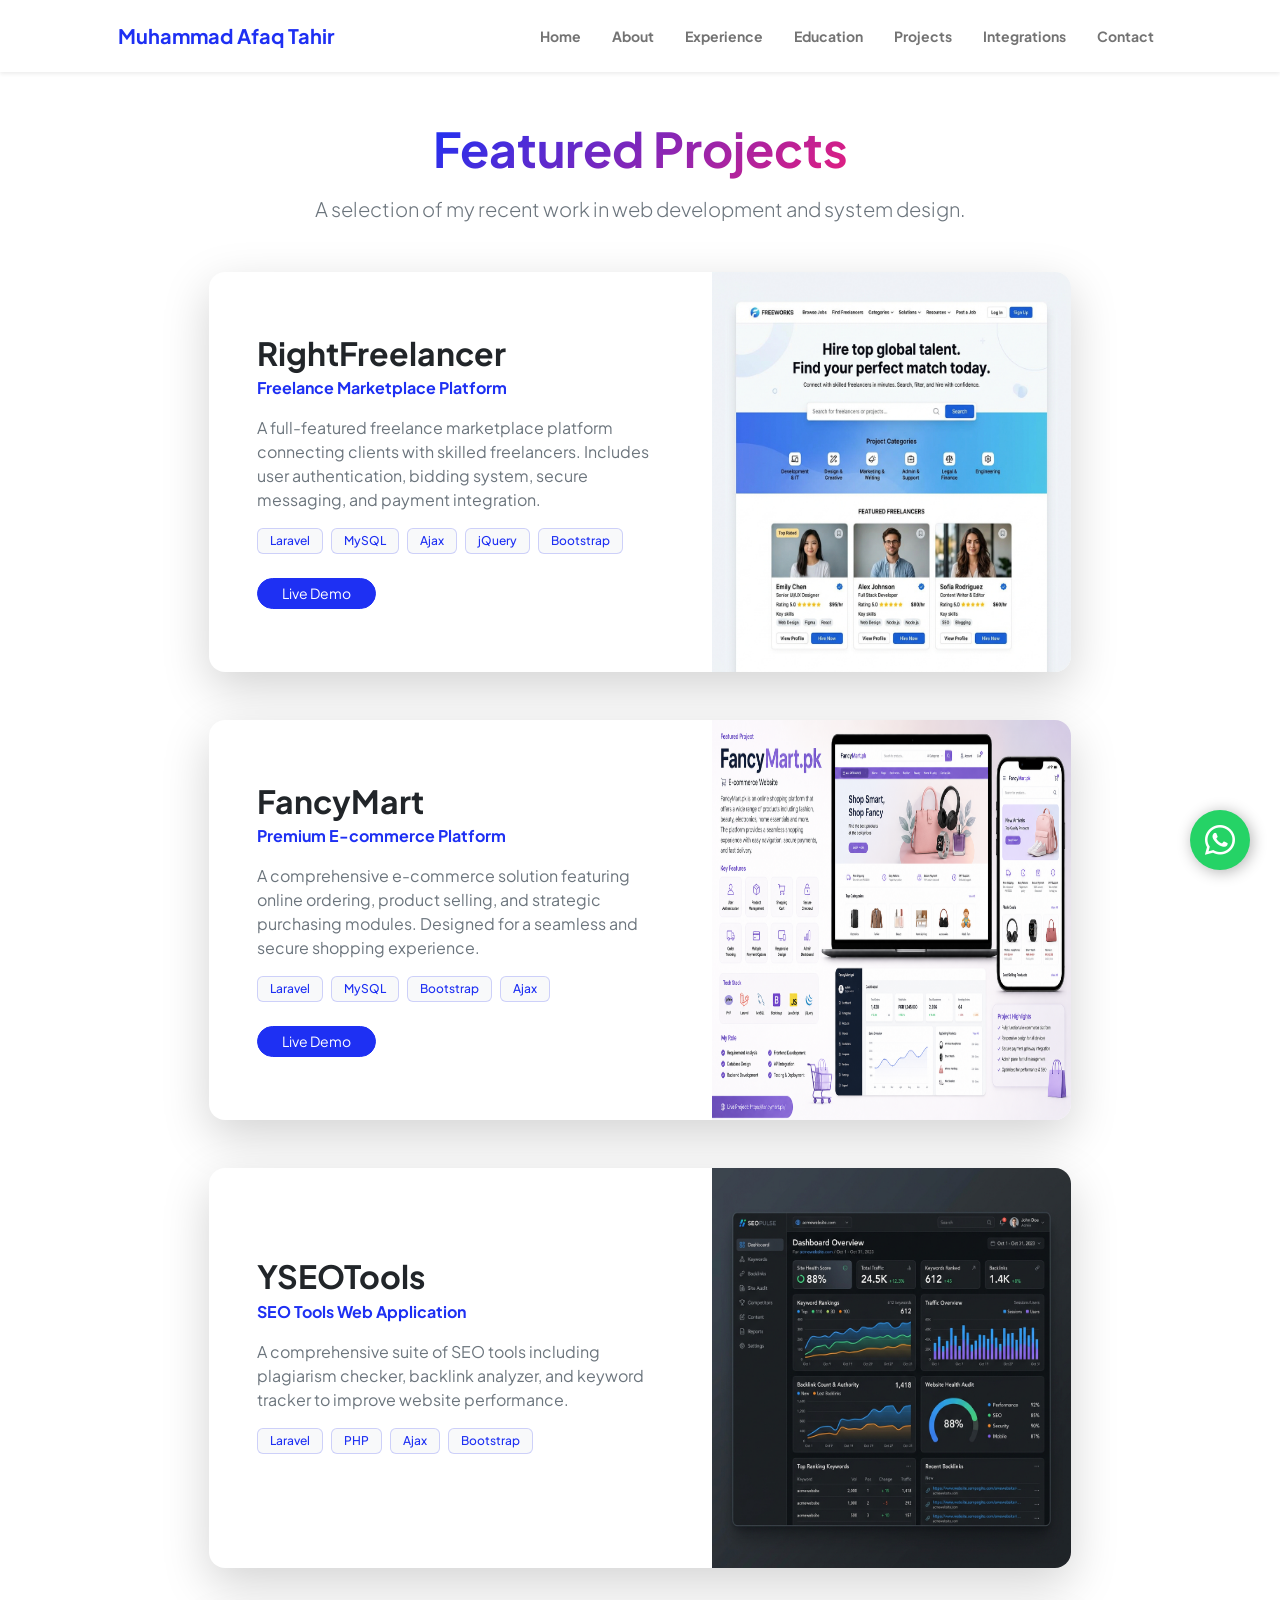
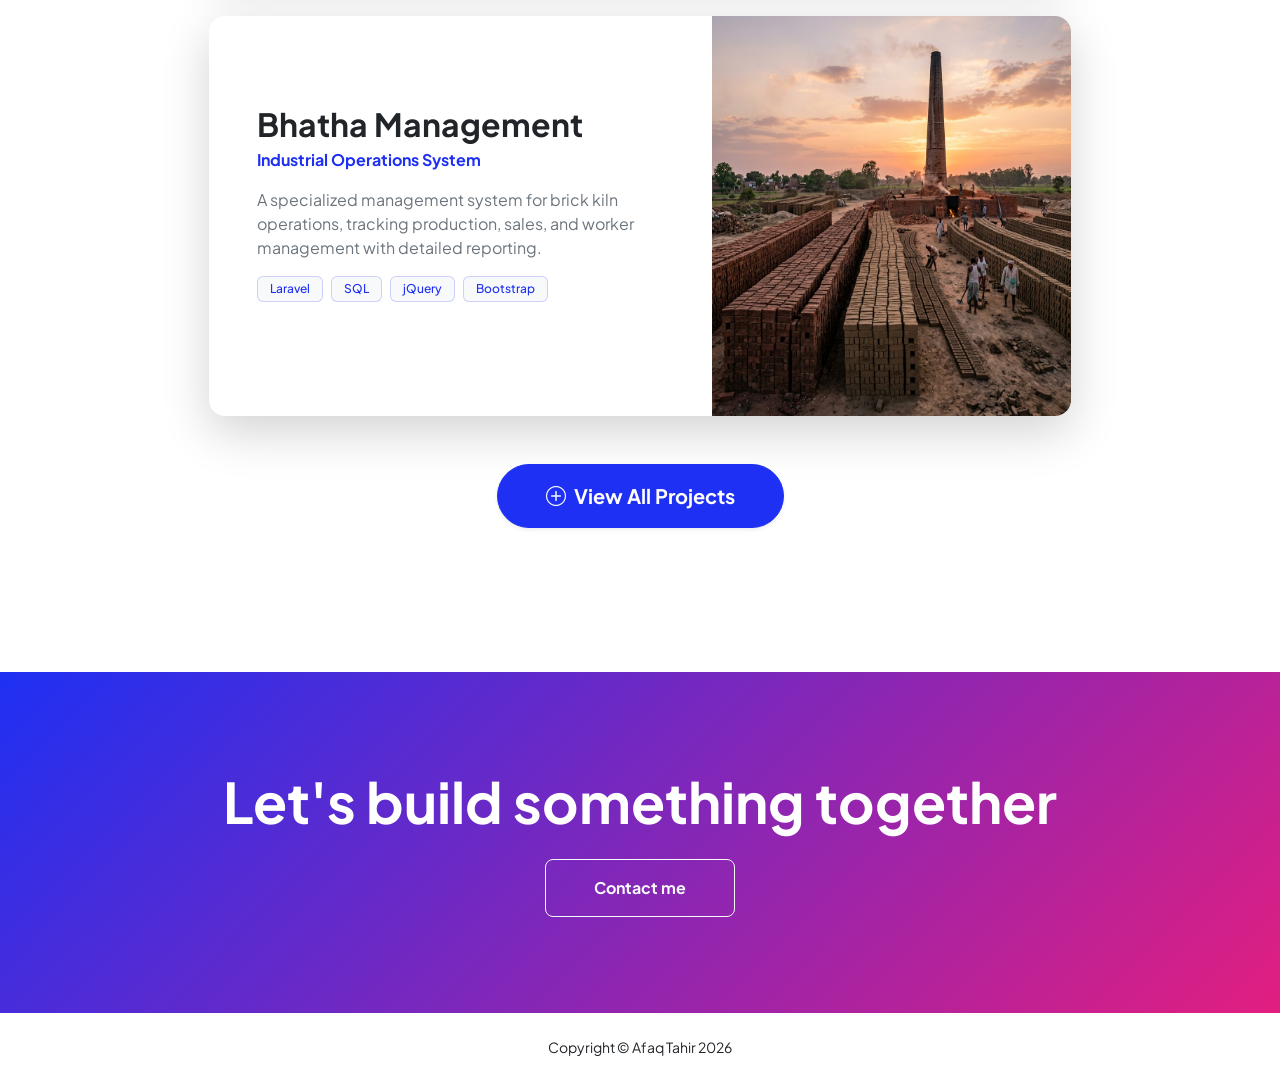
<file: projects.html>
<!DOCTYPE html>
<html lang="en">

<head>
    <meta charset="utf-8" />
    <meta name="viewport" content="width=device-width, initial-scale=1, shrink-to-fit=no" />
    <meta name="description" content="Muhammad Afaq Tahir - Featured Projects | Laravel Web Developer" />
    <meta name="keywords" content="Laravel Projects, PHP Projects, Portfolio, Afaq Tahir" />
    <meta name="author" content="Muhammad Afaq Tahir" />
    <title>Projects | Muhammad Afaq Tahir</title>

    <link rel="icon" type="image/x-icon" href="assets/favicon.ico" />
    <link rel="preconnect" href="https://fonts.googleapis.com" />
    <link rel="preconnect" href="https://fonts.gstatic.com" crossorigin />
    <link href="https://fonts.googleapis.com/css2?family=Plus+Jakarta+Sans:wght@100;200;300;400;500;600;700;800;900&display=swap" rel="stylesheet" />
    <link href="https://cdn.jsdelivr.net/npm/bootstrap-icons@1.8.1/font/bootstrap-icons.css" rel="stylesheet" />
    <link href="css/styles.css" rel="stylesheet" />
    <script src="js/layout.js" defer></script>

    <style>
        .navbar-nav .nav-link {
            transition: color 0.3s ease, border-color 0.3s ease;
            padding-bottom: 5px;
            margin-left: 15px;
            border-bottom: 2px solid transparent;
        }
        .navbar-nav .nav-link:hover { color: #1e30f3 !important; }

        .project-card { transition: transform 0.3s ease; }
        .project-card:hover { transform: scale(1.02); }

        .project-img-container {
            height: 400px;
            overflow: hidden;
        }

        .border-primary-soft { border-color: rgba(30, 48, 243, 0.2) !important; }

        .badge {
            font-weight: 500;
            padding: 0.5em 1em;
        }

        .whatsapp-float {
            position: fixed;
            bottom: 30px;
            right: 30px;
            background-color: #25d366;
            color: white;
            border-radius: 50%;
            width: 60px;
            height: 60px;
            display: flex;
            align-items: center;
            justify-content: center;
            font-size: 30px;
            box-shadow: 2px 2px 15px rgba(0, 0, 0, 0.3);
            z-index: 1000;
            transition: transform 0.3s ease, background-color 0.3s ease;
            text-decoration: none;
        }
        .whatsapp-float:hover {
            transform: scale(1.1);
            background-color: #128c7e;
            color: white;
        }
        .back-to-top {
            position: fixed;
            bottom: 100px;
            right: 30px;
            background-color: #1e30f3;
            color: white;
            border: none;
            border-radius: 50%;
            width: 50px;
            height: 50px;
            display: none;
            align-items: center;
            justify-content: center;
            font-size: 20px;
            box-shadow: 2px 2px 15px rgba(0, 0, 0, 0.3);
            z-index: 1000;
            cursor: pointer;
            transition: opacity 0.3s, visibility 0.3s, transform 0.3s;
        }
        .back-to-top.show { display: flex; }
        .back-to-top:hover {
            transform: scale(1.1);
            background-color: #e21e80;
        }
    </style>
</head>

<body class="d-flex flex-column h-100">
    <main class="flex-shrink-0">

        <!-- Navbar Header (Loaded dynamically) -->
        <div data-layout="header"></div>

        <!-- Projects Section -->
        <section class="py-5 reveal">
            <div class="container px-5 mb-5">
                <div class="text-center mb-5">
                    <h1 class="display-5 fw-bolder mb-0"><span class="text-gradient d-inline">Featured Projects</span></h1>
                    <p class="lead text-muted mt-3">A selection of my recent work in web development and system design.</p>
                </div>
                <div class="row gx-5 justify-content-center">
                    <div class="col-lg-11 col-xl-10">

                        <!-- Project 1: RightFreelancer -->
                        <div class="card overflow-hidden shadow-lg rounded-4 border-0 mb-5 project-card reveal">
                            <div class="card-body p-0">
                                <div class="row g-0 align-items-center">
                                    <div class="col-md-7 p-5">
                                        <h2 class="fw-bolder mb-1">RightFreelancer</h2>
                                        <div class="text-primary fw-bold mb-3">Freelance Marketplace Platform</div>
                                        <p class="text-muted">A full-featured freelance marketplace platform connecting clients with skilled freelancers. Includes user authentication, bidding system, secure messaging, and payment integration.</p>
                                        <div class="d-flex flex-wrap gap-2 mb-4">
                                            <span class="badge bg-light text-primary border border-primary-soft">Laravel</span>
                                            <span class="badge bg-light text-primary border border-primary-soft">MySQL</span>
                                            <span class="badge bg-light text-primary border border-primary-soft">Ajax</span>
                                            <span class="badge bg-light text-primary border border-primary-soft">jQuery</span>
                                            <span class="badge bg-light text-primary border border-primary-soft">Bootstrap</span>
                                        </div>
                                        <div class="d-flex gap-3">
                                            <a href="https://rightfreelancer.com/" target="_blank" class="btn btn-primary btn-sm px-4 rounded-pill">Live Demo</a>
                                        </div>
                                    </div>
                                    <div class="col-md-5">
                                        <div class="project-img-container">
                                            <img class="img-fluid h-100 w-100 object-fit-cover" src="assets/projects/rightfreelancer.png" alt="RightFreelancer" />
                                        </div>
                                    </div>
                                </div>
                            </div>
                        </div>

                        <!-- Project 2: FancyMart -->
                        <div class="card overflow-hidden shadow-lg rounded-4 border-0 mb-5 project-card reveal">
                            <div class="card-body p-0">
                                <div class="row g-0 align-items-center">
                                    <div class="col-md-7 p-5">
                                        <h2 class="fw-bolder mb-1">FancyMart</h2>
                                        <div class="text-primary fw-bold mb-3">Premium E-commerce Platform</div>
                                        <p class="text-muted">A comprehensive e-commerce solution featuring online ordering, product selling, and strategic purchasing modules. Designed for a seamless and secure shopping experience.</p>
                                        <div class="d-flex flex-wrap gap-2 mb-4">
                                            <span class="badge bg-light text-primary border border-primary-soft">Laravel</span>
                                            <span class="badge bg-light text-primary border border-primary-soft">MySQL</span>
                                            <span class="badge bg-light text-primary border border-primary-soft">Bootstrap</span>
                                            <span class="badge bg-light text-primary border border-primary-soft">Ajax</span>
                                        </div>
                                        <div class="d-flex gap-3">
                                            <a href="https://fancymart.pk/" target="_blank" class="btn btn-primary btn-sm px-4 rounded-pill">Live Demo</a>
                                        </div>
                                    </div>
                                    <div class="col-md-5">
                                        <div class="project-img-container">
                                            <img class="img-fluid h-100 w-100 object-fit-cover" src="assets/projects/fancymart.png" alt="FancyMart" />
                                        </div>
                                    </div>
                                </div>
                            </div>
                        </div>

                        <!-- Project 3: YSEOTools -->
                        <div class="card overflow-hidden shadow-lg rounded-4 border-0 mb-5 project-card reveal">
                            <div class="card-body p-0">
                                <div class="row g-0 align-items-center">
                                    <div class="col-md-7 p-5">
                                        <h2 class="fw-bolder mb-1">YSEOTools</h2>
                                        <div class="text-primary fw-bold mb-3">SEO Tools Web Application</div>
                                        <p class="text-muted">A comprehensive suite of SEO tools including plagiarism checker, backlink analyzer, and keyword tracker to improve website performance.</p>
                                        <div class="d-flex flex-wrap gap-2 mb-4">
                                            <span class="badge bg-light text-primary border border-primary-soft">Laravel</span>
                                            <span class="badge bg-light text-primary border border-primary-soft">PHP</span>
                                            <span class="badge bg-light text-primary border border-primary-soft">Ajax</span>
                                            <span class="badge bg-light text-primary border border-primary-soft">Bootstrap</span>
                                        </div>
                                    </div>
                                    <div class="col-md-5">
                                        <div class="project-img-container">
                                            <img class="img-fluid h-100 w-100 object-fit-cover" src="assets/projects/yseotools.png" alt="YSEOTools" />
                                        </div>
                                    </div>
                                </div>
                            </div>
                        </div>

                        <!-- Project 4: Bhatha Management -->
                        <div class="card overflow-hidden shadow-lg rounded-4 border-0 mb-5 project-card reveal">
                            <div class="card-body p-0">
                                <div class="row g-0 align-items-center">
                                    <div class="col-md-7 p-5">
                                        <h2 class="fw-bolder mb-1">Bhatha Management</h2>
                                        <div class="text-primary fw-bold mb-3">Industrial Operations System</div>
                                        <p class="text-muted">A specialized management system for brick kiln operations, tracking production, sales, and worker management with detailed reporting.</p>
                                        <div class="d-flex flex-wrap gap-2 mb-4">
                                            <span class="badge bg-light text-primary border border-primary-soft">Laravel</span>
                                            <span class="badge bg-light text-primary border border-primary-soft">SQL</span>
                                            <span class="badge bg-light text-primary border border-primary-soft">jQuery</span>
                                            <span class="badge bg-light text-primary border border-primary-soft">Bootstrap</span>
                                        </div>
                                    </div>
                                    <div class="col-md-5">
                                        <div class="project-img-container">
                                            <img class="img-fluid h-100 w-100 object-fit-cover" src="assets/projects/bhatha.png" alt="Bhatha Management" />
                                        </div>
                                    </div>
                                </div>
                            </div>
                        </div>

                        <!-- Project 5: Tarteel e Quran -->
                        <div class="card overflow-hidden shadow-lg rounded-4 border-0 mb-5 project-card reveal extra-project d-none">
                            <div class="card-body p-0">
                                <div class="row g-0 align-items-center">
                                    <div class="col-md-7 p-5">
                                        <h2 class="fw-bolder mb-1">Tarteel e Quran</h2>
                                        <div class="text-primary fw-bold mb-3">Online School Management</div>
                                        <p class="text-muted">A management platform for online academic schools, handling student enrollments, teacher assignments, and automated invoicing.</p>
                                        <div class="d-flex flex-wrap gap-2 mb-4">
                                            <span class="badge bg-light text-primary border border-primary-soft">Laravel</span>
                                            <span class="badge bg-light text-primary border border-primary-soft">MySQL</span>
                                            <span class="badge bg-light text-primary border border-primary-soft">Ajax</span>
                                            <span class="badge bg-light text-primary border border-primary-soft">Bootstrap</span>
                                        </div>
                                    </div>
                                    <div class="col-md-5">
                                        <div class="project-img-container">
                                            <img class="img-fluid h-100 w-100 object-fit-cover" src="assets/projects/tarteel.png" alt="Tarteel e Quran" />
                                        </div>
                                    </div>
                                </div>
                            </div>
                        </div>

                        <!-- Project 6: Digital CRM -->
                        <div class="card overflow-hidden shadow-lg rounded-4 border-0 mb-5 project-card reveal extra-project d-none">
                            <div class="card-body p-0">
                                <div class="row g-0 align-items-center">
                                    <div class="col-md-7 p-5">
                                        <h2 class="fw-bolder mb-1">Digital CRM</h2>
                                        <div class="text-primary fw-bold mb-3">Customer Relationship Management</div>
                                        <p class="text-muted">A comprehensive CRM system designed to manage leads, customer interactions, and business workflows efficiently. It streamlines sales processes and enhances customer relationship management with real-time data and analytics.</p>
                                        <div class="d-flex flex-wrap gap-2 mb-4">
                                            <span class="badge bg-light text-primary border border-primary-soft">Laravel</span>
                                            <span class="badge bg-light text-primary border border-primary-soft">MySQL</span>
                                            <span class="badge bg-light text-primary border border-primary-soft">jQuery</span>
                                            <span class="badge bg-light text-primary border border-primary-soft">Bootstrap</span>
                                        </div>
                                        <div class="d-flex gap-3">
                                            <a href="https://crm.fais.digital/" target="_blank" class="btn btn-primary btn-sm px-4 rounded-pill">Live Demo</a>
                                        </div>
                                    </div>
                                    <div class="col-md-5">
                                        <div class="project-img-container">
                                            <img class="img-fluid h-100 w-100 object-fit-cover" src="assets/projects/crm.png" alt="Digital CRM" />
                                        </div>
                                    </div>
                                </div>
                            </div>
                        </div>

                        <!-- View More Projects Button -->
                        <div class="text-center mt-4 mb-5 reveal" id="show-more-container">
                            <button id="show-more-btn" class="btn btn-primary btn-lg px-5 py-3 rounded-pill fw-bolder shadow-sm" style="transition: all 0.3s ease;">
                                <i class="bi bi-plus-circle me-2"></i>View All Projects
                            </button>
                        </div>

                    </div>
                </div>
            </div>
        </section>

        <!-- Call to Action -->
        <section class="py-5 bg-gradient-primary-to-secondary text-white">
            <div class="container px-5 my-5">
                <div class="text-center">
                    <h2 class="display-4 fw-bolder mb-4">Let's build something together</h2>
                    <a class="btn btn-outline-light btn-lg px-5 py-3 fs-6 fw-bolder" href="contact.html">Contact me</a>
                </div>
            </div>
        </section>

    </main>

    <!-- Footer (Loaded dynamically) -->
    <div data-layout="footer"></div>

    <script src="https://cdn.jsdelivr.net/npm/bootstrap@5.2.3/dist/js/bootstrap.bundle.min.js"></script>
    <script src="js/scripts.js"></script>

    <script>
        function reveal() {
            var reveals = document.querySelectorAll(".reveal");
            for (var i = 0; i < reveals.length; i++) {
                var windowHeight = window.innerHeight;
                var elementTop = reveals[i].getBoundingClientRect().top;
                if (elementTop < windowHeight - 150) reveals[i].classList.add("active");
            }
        }
        window.addEventListener("scroll", reveal);
        reveal();

        const backToTop = document.getElementById('backToTop');
        window.addEventListener('scroll', () => {
            if (window.pageYOffset > 300) backToTop.classList.add('show');
            else backToTop.classList.remove('show');
        });
        backToTop.addEventListener('click', () => window.scrollTo({ top: 0, behavior: 'smooth' }));

        // Show More / Show Less Projects Logic
        document.addEventListener('DOMContentLoaded', () => {
            const showMoreBtn = document.getElementById('show-more-btn');
            const extraProjects = document.querySelectorAll('.extra-project');
            
            if (showMoreBtn && extraProjects.length > 0) {
                showMoreBtn.addEventListener('click', () => {
                    const isExpanded = showMoreBtn.getAttribute('aria-expanded') === 'true';
                    
                    if (isExpanded) {
                        // Collapse
                        extraProjects.forEach(project => {
                            project.classList.add('d-none');
                            project.classList.remove('active'); // reset scroll reveal class
                        });
                        showMoreBtn.setAttribute('aria-expanded', 'false');
                        showMoreBtn.innerHTML = '<i class="bi bi-plus-circle me-2"></i>View All Projects';
                        
                        // Scroll back smoothly to projects section
                        window.scrollTo({ top: 0, behavior: 'smooth' });
                    } else {
                        // Expand
                        extraProjects.forEach(project => {
                            project.classList.remove('d-none');
                            // Trigger intersection observer reveal or active state
                            setTimeout(() => {
                                project.classList.add('active');
                            }, 50);
                        });
                        showMoreBtn.setAttribute('aria-expanded', 'true');
                        showMoreBtn.innerHTML = '<i class="bi bi-dash-circle me-2"></i>Show Less';
                    }
                });
            }
        });
    </script>

    <a href="https://wa.me/923017730687?text=Hello%20Afaq%20Tahir" target="_blank" class="whatsapp-float" title="Chat on WhatsApp">
        <i class="bi bi-whatsapp"></i>
    </a>
    <button id="backToTop" class="back-to-top" title="Back to Top">
        <i class="bi bi-arrow-up"></i>
    </button>

</body>
</html>
</file>
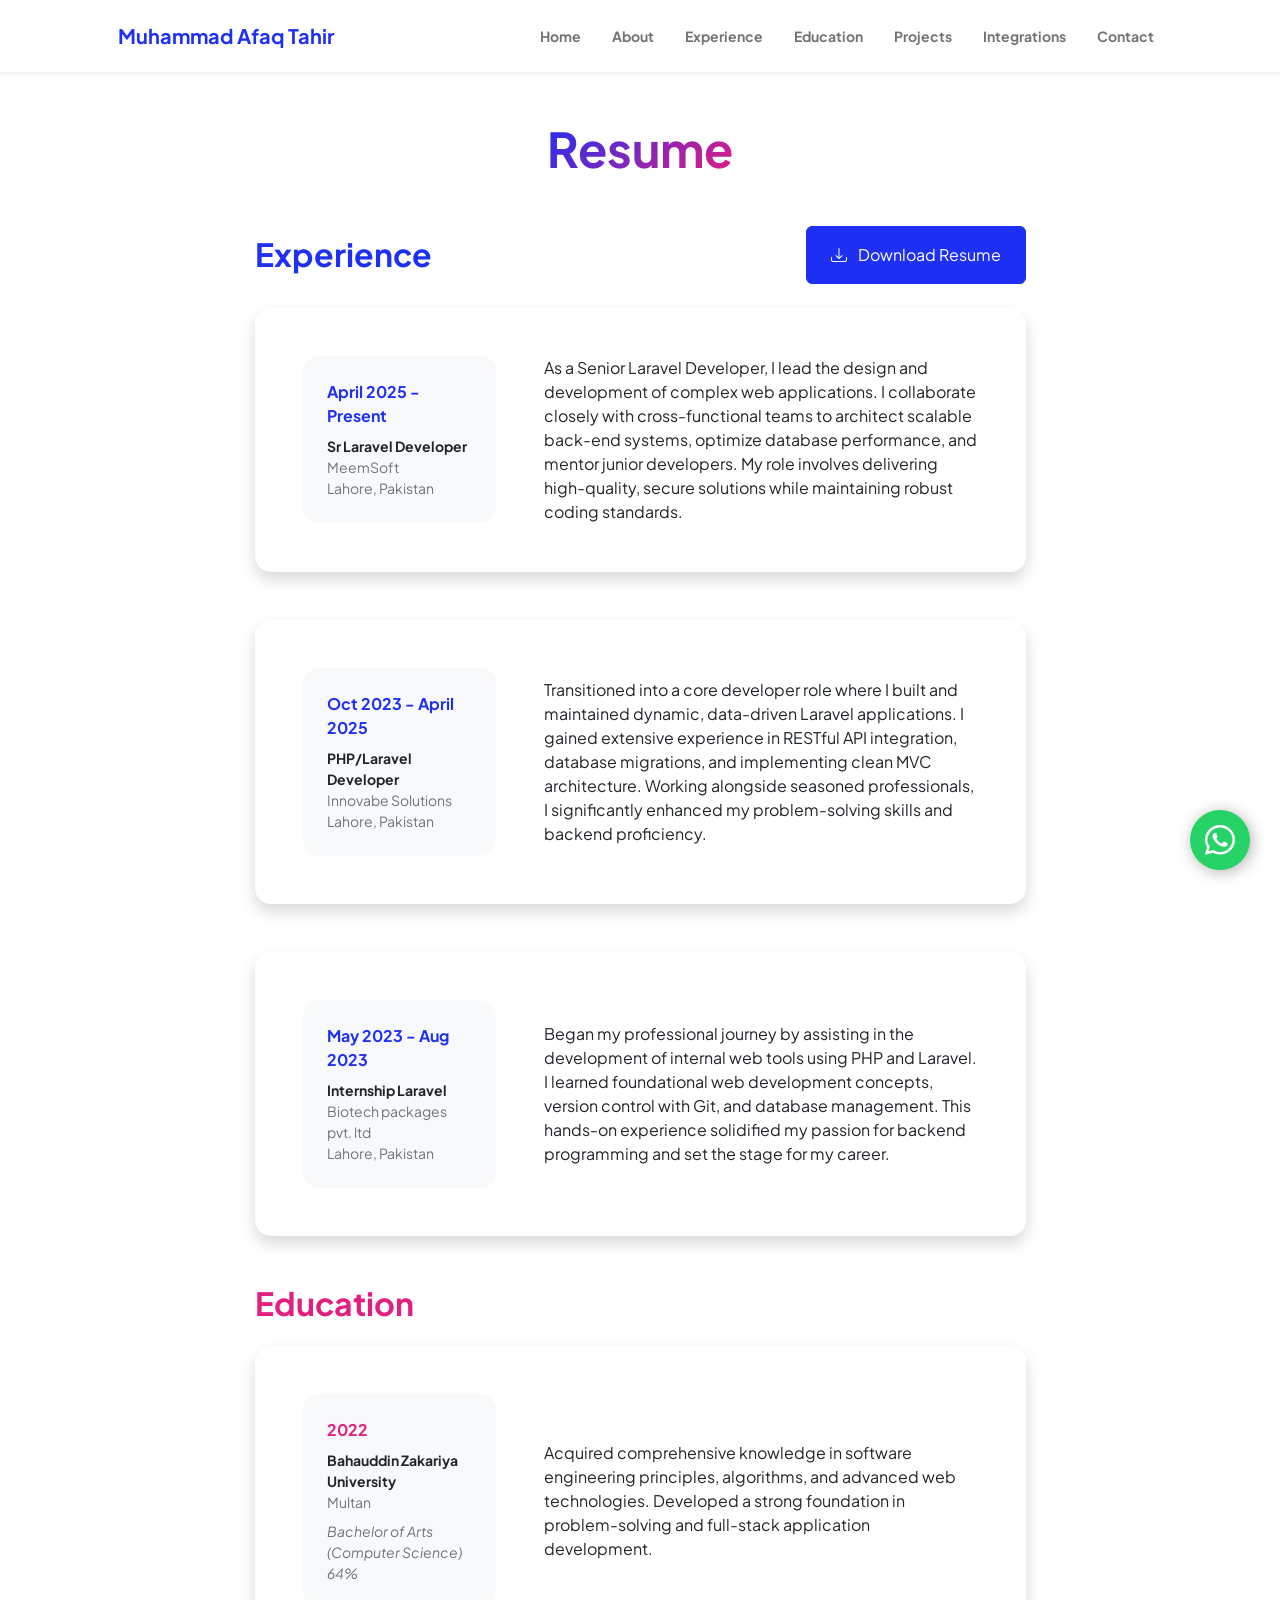
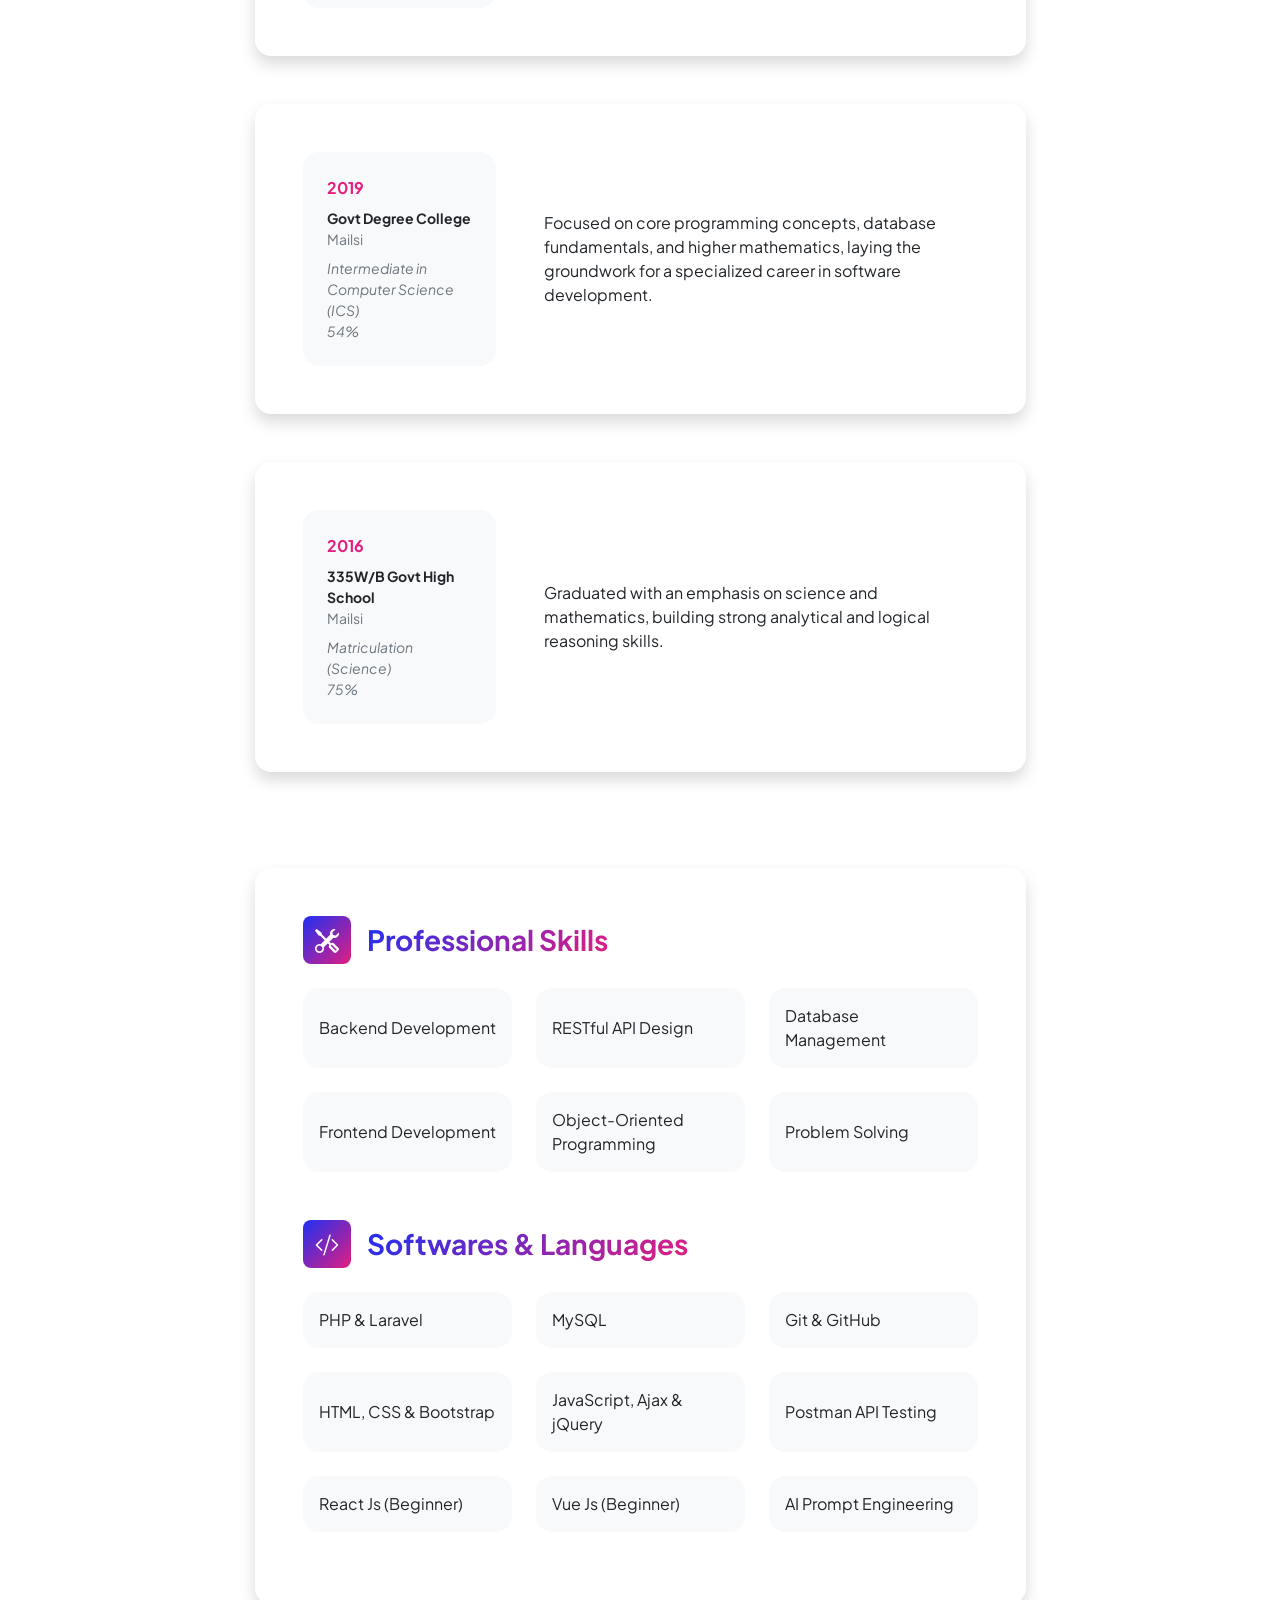
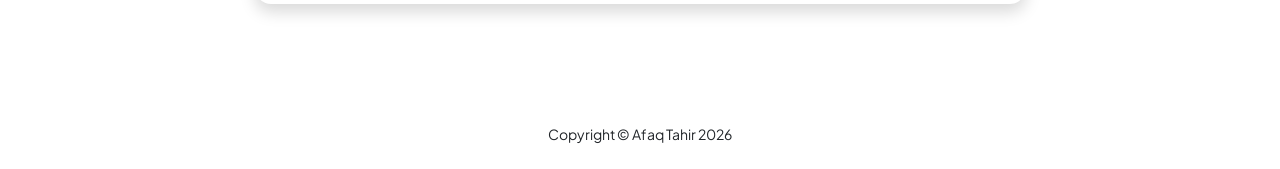
<file: resume.html>
<!DOCTYPE html>
<html lang="en">

<head>
    <meta charset="utf-8" />
    <meta name="viewport" content="width=device-width, initial-scale=1, shrink-to-fit=no" />
    <meta name="description" content="Muhammad Afaq Tahir - Resume | Sr. PHP Laravel Developer" />
    <meta name="keywords" content="Laravel Developer, PHP Developer, Resume, Afaq Tahir" />
    <meta name="author" content="Muhammad Afaq Tahir" />
    <title>Resume | Muhammad Afaq Tahir</title>

    <link rel="icon" type="image/x-icon" href="assets/favicon.ico" />
    <link rel="preconnect" href="https://fonts.googleapis.com" />
    <link rel="preconnect" href="https://fonts.gstatic.com" crossorigin />
    <link href="https://fonts.googleapis.com/css2?family=Plus+Jakarta+Sans:wght@100;200;300;400;500;600;700;800;900&display=swap" rel="stylesheet" />
    <link href="https://cdn.jsdelivr.net/npm/bootstrap-icons@1.8.1/font/bootstrap-icons.css" rel="stylesheet" />
    <link href="css/styles.css" rel="stylesheet" />
    <script src="js/layout.js" defer></script>

    <style>
        .navbar-nav .nav-link {
            transition: color 0.3s ease, border-color 0.3s ease;
            padding-bottom: 5px;
            margin-left: 15px;
            border-bottom: 2px solid transparent;
        }
        .navbar-nav .nav-link:hover {
            color: #1e30f3 !important;
        }
        .card {
            transition: transform 0.3s ease, box-shadow 0.3s ease;
        }
        .card:hover {
            transform: translateY(-5px);
            box-shadow: 0 1rem 3rem rgba(0, 0, 0, .175) !important;
        }
        .whatsapp-float {
            position: fixed;
            bottom: 30px;
            right: 30px;
            background-color: #25d366;
            color: white;
            border-radius: 50%;
            width: 60px;
            height: 60px;
            display: flex;
            align-items: center;
            justify-content: center;
            font-size: 30px;
            box-shadow: 2px 2px 15px rgba(0, 0, 0, 0.3);
            z-index: 1000;
            transition: transform 0.3s ease, background-color 0.3s ease;
            text-decoration: none;
        }
        .whatsapp-float:hover {
            transform: scale(1.1);
            background-color: #128c7e;
            color: white;
        }
        .back-to-top {
            position: fixed;
            bottom: 100px;
            right: 30px;
            background-color: #1e30f3;
            color: white;
            border: none;
            border-radius: 50%;
            width: 50px;
            height: 50px;
            display: none;
            align-items: center;
            justify-content: center;
            font-size: 20px;
            box-shadow: 2px 2px 15px rgba(0, 0, 0, 0.3);
            z-index: 1000;
            cursor: pointer;
            transition: opacity 0.3s, visibility 0.3s, transform 0.3s;
        }
        .back-to-top.show { display: flex; }
        .back-to-top:hover {
            transform: scale(1.1);
            background-color: #e21e80;
        }

        /* Print / Download Resume Styles */
        @media print {
            .navbar, .whatsapp-float, .back-to-top, footer, .btn { display: none !important; }
            body { background: white; }
            .card { box-shadow: none !important; border: 1px solid #ddd !important; }
        }
    </style>
</head>

<body class="d-flex flex-column h-100">
    <main class="flex-shrink-0">

        <!-- Navbar Header (Loaded dynamically) -->
        <div data-layout="header"></div>

        <!-- Resume Content -->
        <div class="container px-5 my-5">
            <div class="text-center mb-5">
                <h1 class="display-5 fw-bolder mb-0"><span class="text-gradient d-inline">Resume</span></h1>
            </div>
            <div class="row gx-5 justify-content-center">
                <div class="col-lg-11 col-xl-9 col-xxl-8">

                    <!-- Experience Section -->
                    <section class="reveal">
                        <div class="d-flex align-items-center justify-content-between mb-4">
                            <h2 class="text-primary fw-bolder mb-0">Experience</h2>
                            <a href="Afaq%20Tahir%20(Laravel%20Developer).pdf" target="_blank" class="btn btn-primary px-4 py-3">
                                <div class="d-inline-block bi bi-download me-2"></div>
                                Download Resume
                            </a>
                        </div>

                        <!-- Experience Card 1 -->
                        <div class="card shadow border-0 rounded-4 mb-5 reveal">
                            <div class="card-body p-5">
                                <div class="row align-items-center gx-5">
                                    <div class="col text-center text-lg-start mb-4 mb-lg-0">
                                        <div class="bg-light p-4 rounded-4">
                                            <div class="text-primary fw-bolder mb-2">April 2025 - Present</div>
                                            <div class="small fw-bolder">Sr Laravel Developer</div>
                                            <div class="small text-muted">MeemSoft</div>
                                            <div class="small text-muted">Lahore, Pakistan</div>
                                        </div>
                                    </div>
                                    <div class="col-lg-8">
                                        <div>As a Senior Laravel Developer, I lead the design and development of complex web applications. I collaborate closely with cross-functional teams to architect scalable back-end systems, optimize database performance, and mentor junior developers. My role involves delivering high-quality, secure solutions while maintaining robust coding standards.</div>
                                    </div>
                                </div>
                            </div>
                        </div>

                        <!-- Experience Card 2 -->
                        <div class="card shadow border-0 rounded-4 mb-5 reveal">
                            <div class="card-body p-5">
                                <div class="row align-items-center gx-5">
                                    <div class="col text-center text-lg-start mb-4 mb-lg-0">
                                        <div class="bg-light p-4 rounded-4">
                                            <div class="text-primary fw-bolder mb-2">Oct 2023 - April 2025</div>
                                            <div class="small fw-bolder">PHP/Laravel Developer</div>
                                            <div class="small text-muted">Innovabe Solutions</div>
                                            <div class="small text-muted">Lahore, Pakistan</div>
                                        </div>
                                    </div>
                                    <div class="col-lg-8">
                                        <div>Transitioned into a core developer role where I built and maintained dynamic, data-driven Laravel applications. I gained extensive experience in RESTful API integration, database migrations, and implementing clean MVC architecture. Working alongside seasoned professionals, I significantly enhanced my problem-solving skills and backend proficiency.</div>
                                    </div>
                                </div>
                            </div>
                        </div>

                        <!-- Experience Card 3 -->
                        <div class="card shadow border-0 rounded-4 mb-5 reveal">
                            <div class="card-body p-5">
                                <div class="row align-items-center gx-5">
                                    <div class="col text-center text-lg-start mb-4 mb-lg-0">
                                        <div class="bg-light p-4 rounded-4">
                                            <div class="text-primary fw-bolder mb-2">May 2023 - Aug 2023</div>
                                            <div class="small fw-bolder">Internship Laravel</div>
                                            <div class="small text-muted">Biotech packages pvt. ltd</div>
                                            <div class="small text-muted">Lahore, Pakistan</div>
                                        </div>
                                    </div>
                                    <div class="col-lg-8">
                                        <div>Began my professional journey by assisting in the development of internal web tools using PHP and Laravel. I learned foundational web development concepts, version control with Git, and database management. This hands-on experience solidified my passion for backend programming and set the stage for my career.</div>
                                    </div>
                                </div>
                            </div>
                        </div>
                    </section>

                    <!-- Education Section -->
                    <section class="reveal">
                        <h2 class="text-secondary fw-bolder mb-4">Education</h2>

                        <!-- Education Card 1 -->
                        <div class="card shadow border-0 rounded-4 mb-5">
                            <div class="card-body p-5">
                                <div class="row align-items-center gx-5">
                                    <div class="col text-center text-lg-start mb-4 mb-lg-0">
                                        <div class="bg-light p-4 rounded-4">
                                            <div class="text-secondary fw-bolder mb-2">2022</div>
                                            <div class="mb-2">
                                                <div class="small fw-bolder">Bahauddin Zakariya University</div>
                                                <div class="small text-muted">Multan</div>
                                            </div>
                                            <div class="fst-italic">
                                                <div class="small text-muted">Bachelor of Arts (Computer Science)</div>
                                                <div class="small text-muted">64%</div>
                                            </div>
                                        </div>
                                    </div>
                                    <div class="col-lg-8">
                                        <div>Acquired comprehensive knowledge in software engineering principles, algorithms, and advanced web technologies. Developed a strong foundation in problem-solving and full-stack application development.</div>
                                    </div>
                                </div>
                            </div>
                        </div>

                        <!-- Education Card 2 -->
                        <div class="card shadow border-0 rounded-4 mb-5">
                            <div class="card-body p-5">
                                <div class="row align-items-center gx-5">
                                    <div class="col text-center text-lg-start mb-4 mb-lg-0">
                                        <div class="bg-light p-4 rounded-4">
                                            <div class="text-secondary fw-bolder mb-2">2019</div>
                                            <div class="mb-2">
                                                <div class="small fw-bolder">Govt Degree College</div>
                                                <div class="small text-muted">Mailsi</div>
                                            </div>
                                            <div class="fst-italic">
                                                <div class="small text-muted">Intermediate in Computer Science (ICS)</div>
                                                <div class="small text-muted">54%</div>
                                            </div>
                                        </div>
                                    </div>
                                    <div class="col-lg-8">
                                        <div>Focused on core programming concepts, database fundamentals, and higher mathematics, laying the groundwork for a specialized career in software development.</div>
                                    </div>
                                </div>
                            </div>
                        </div>

                        <!-- Education Card 3 -->
                        <div class="card shadow border-0 rounded-4 mb-5">
                            <div class="card-body p-5">
                                <div class="row align-items-center gx-5">
                                    <div class="col text-center text-lg-start mb-4 mb-lg-0">
                                        <div class="bg-light p-4 rounded-4">
                                            <div class="text-secondary fw-bolder mb-2">2016</div>
                                            <div class="mb-2">
                                                <div class="small fw-bolder">335W/B Govt High School</div>
                                                <div class="small text-muted">Mailsi</div>
                                            </div>
                                            <div class="fst-italic">
                                                <div class="small text-muted">Matriculation (Science)</div>
                                                <div class="small text-muted">75%</div>
                                            </div>
                                        </div>
                                    </div>
                                    <div class="col-lg-8">
                                        <div>Graduated with an emphasis on science and mathematics, building strong analytical and logical reasoning skills.</div>
                                    </div>
                                </div>
                            </div>
                        </div>
                    </section>

                    <div class="pb-5"></div>

                    <!-- Skills Section -->
                    <section>
                        <div class="card shadow border-0 rounded-4 mb-5">
                            <div class="card-body p-5">
                                <!-- Professional Skills -->
                                <div class="mb-5">
                                    <div class="d-flex align-items-center mb-4">
                                        <div class="feature bg-primary bg-gradient-primary-to-secondary text-white rounded-3 me-3">
                                            <i class="bi bi-tools"></i>
                                        </div>
                                        <h3 class="fw-bolder mb-0"><span class="text-gradient d-inline">Professional Skills</span></h3>
                                    </div>
                                    <div class="row row-cols-1 row-cols-md-3 mb-4">
                                        <div class="col mb-4 mb-md-0"><div class="d-flex align-items-center bg-light rounded-4 p-3 h-100">Backend Development</div></div>
                                        <div class="col mb-4 mb-md-0"><div class="d-flex align-items-center bg-light rounded-4 p-3 h-100">RESTful API Design</div></div>
                                        <div class="col"><div class="d-flex align-items-center bg-light rounded-4 p-3 h-100">Database Management</div></div>
                                    </div>
                                    <div class="row row-cols-1 row-cols-md-3">
                                        <div class="col mb-4 mb-md-0"><div class="d-flex align-items-center bg-light rounded-4 p-3 h-100">Frontend Development</div></div>
                                        <div class="col mb-4 mb-md-0"><div class="d-flex align-items-center bg-light rounded-4 p-3 h-100">Object-Oriented Programming</div></div>
                                        <div class="col"><div class="d-flex align-items-center bg-light rounded-4 p-3 h-100">Problem Solving</div></div>
                                    </div>
                                </div>

                                <!-- Languages & Tools -->
                                <div class="mb-0">
                                    <div class="d-flex align-items-center mb-4">
                                        <div class="feature bg-primary bg-gradient-primary-to-secondary text-white rounded-3 me-3">
                                            <i class="bi bi-code-slash"></i>
                                        </div>
                                        <h3 class="fw-bolder mb-0"><span class="text-gradient d-inline">Softwares &amp; Languages</span></h3>
                                    </div>
                                    <div class="row row-cols-1 row-cols-md-3 mb-4">
                                        <div class="col mb-4 mb-md-0"><div class="d-flex align-items-center bg-light rounded-4 p-3 h-100">PHP &amp; Laravel</div></div>
                                        <div class="col mb-4 mb-md-0"><div class="d-flex align-items-center bg-light rounded-4 p-3 h-100">MySQL</div></div>
                                        <div class="col"><div class="d-flex align-items-center bg-light rounded-4 p-3 h-100">Git &amp; GitHub</div></div>
                                    </div>
                                    <div class="row row-cols-1 row-cols-md-3 mb-4">
                                        <div class="col mb-4 mb-md-0"><div class="d-flex align-items-center bg-light rounded-4 p-3 h-100">HTML, CSS &amp; Bootstrap</div></div>
                                        <div class="col mb-4 mb-md-0"><div class="d-flex align-items-center bg-light rounded-4 p-3 h-100">JavaScript, Ajax &amp; jQuery</div></div>
                                        <div class="col"><div class="d-flex align-items-center bg-light rounded-4 p-3 h-100">Postman API Testing</div></div>
                                    </div>
                                    <div class="row row-cols-1 row-cols-md-3 mb-4">
                                        <div class="col mb-4 mb-md-0"><div class="d-flex align-items-center bg-light rounded-4 p-3 h-100">React Js (Beginner)</div></div>
                                        <div class="col mb-4 mb-md-0"><div class="d-flex align-items-center bg-light rounded-4 p-3 h-100">Vue Js (Beginner)</div></div>
                                        <div class="col"><div class="d-flex align-items-center bg-light rounded-4 p-3 h-100">AI Prompt Engineering</div></div>
                                    </div>
                                </div>
                            </div>
                        </div>
                    </section>

                </div>
            </div>
        </div>

    </main>

    <!-- Footer (Loaded dynamically) -->
    <div data-layout="footer"></div>

    <script src="https://cdn.jsdelivr.net/npm/bootstrap@5.2.3/dist/js/bootstrap.bundle.min.js"></script>
    <script src="js/scripts.js"></script>

    <script>
        function reveal() {
            var reveals = document.querySelectorAll(".reveal");
            for (var i = 0; i < reveals.length; i++) {
                var windowHeight = window.innerHeight;
                var elementTop = reveals[i].getBoundingClientRect().top;
                if (elementTop < windowHeight - 150) {
                    reveals[i].classList.add("active");
                }
            }
        }
        window.addEventListener("scroll", reveal);
        reveal();

        const backToTop = document.getElementById('backToTop');
        window.addEventListener('scroll', () => {
            if (window.pageYOffset > 300) backToTop.classList.add('show');
            else backToTop.classList.remove('show');
        });
        backToTop.addEventListener('click', () => window.scrollTo({ top: 0, behavior: 'smooth' }));
    </script>

    <a href="https://wa.me/923017730687?text=Hello%20Afaq%20Tahir" target="_blank" class="whatsapp-float" title="Chat on WhatsApp">
        <i class="bi bi-whatsapp"></i>
    </a>
    <button id="backToTop" class="back-to-top" title="Back to Top">
        <i class="bi bi-arrow-up"></i>
    </button>

</body>
</html>
</file>
